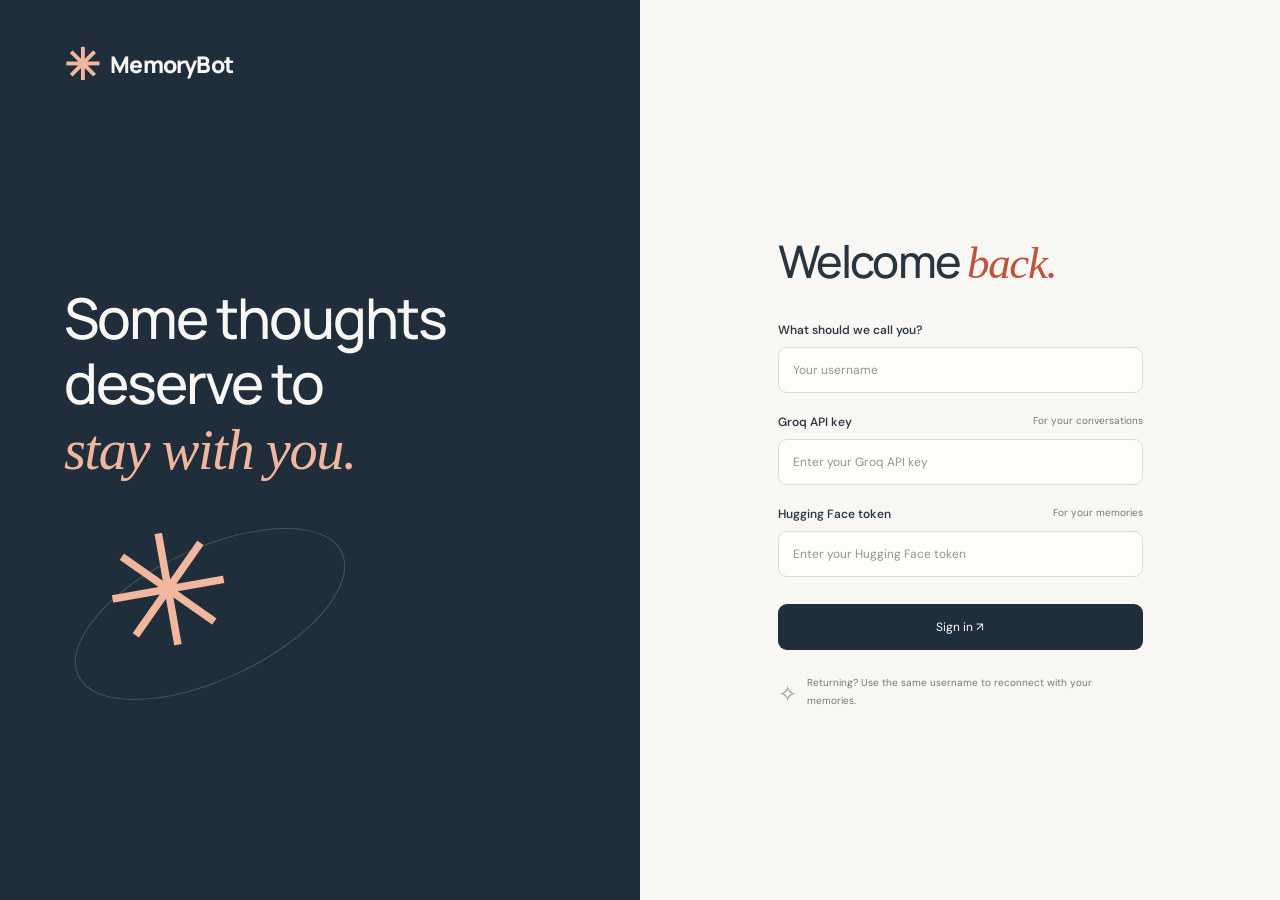
<file: Frontend/index.html>
<!DOCTYPE html>
<html lang="en">
<head><meta charset="UTF-8" /><meta name="viewport" content="width=device-width, initial-scale=1.0" /><meta name="theme-color" content="#202d3b" /><title>MemoryBot — Your story starts here</title><link rel="stylesheet" href="style.css" /><script src="api-config.js"></script></head>
<body class="login-page">
    <main class="login-layout">
        <section class="login-story"><a class="sidebar-logo" href="index.html"><span class="logo-icon" aria-hidden="true">✳</span><span>MemoryBot</span></a><div class="story-content"><h1>Some thoughts<br>deserve to<br><em>stay with you.</em></h1><div class="story-art" aria-hidden="true"><span>✳</span></div></div></section>
        <section class="login-form-section"><div class="login-container"><h2>Welcome <em>back.</em></h2><form onsubmit="event.preventDefault(); login()"><div class="input-group"><label for="username">What should we call you?</label><input type="text" id="username" placeholder="Your username" autocomplete="username" required /></div><div class="input-group"><label for="api_key">Groq API key <span>For your conversations</span></label><input type="password" id="api_key" placeholder="Enter your Groq API key" autocomplete="off" required /></div><div class="input-group"><label for="hf_token">Hugging Face token <span>For your memories</span></label><input type="password" id="hf_token" placeholder="Enter your Hugging Face token" autocomplete="off" required /></div><p id="error-msg" class="error" role="alert"></p><button class="login-btn" id="login-btn" type="submit">Sign in ↗</button></form><p class="login-note"><span aria-hidden="true">✧</span> Returning? Use the same username to reconnect with your memories.</p></div></section>
    </main>
    <script>
        const BASE_URL = window.MEMORYBOT_API_BASE ?? "";

        async function login() {
            if (document.getElementById("login-btn").disabled) return;
            const username = document.getElementById("username").value.trim();
            const api_key  = document.getElementById("api_key").value.trim();
            const hf_token = document.getElementById("hf_token").value.trim();
            const errorMsg = document.getElementById("error-msg");
            const loginBtn = document.getElementById("login-btn");

            // ── Validate ───────────────────────────────
            if (!username) {
                showError("Please enter a username");
                return;
            }
            if (!api_key) {
                showError("Please enter your Groq API key");
                return;
            }
            if (!hf_token) {
                showError("Please enter your HF Token");
                return;
            }

            loginBtn.disabled    = true;
            loginBtn.textContent = "Logging in...";
            errorMsg.style.display = "none";

            try {
                const response = await fetch(`${BASE_URL}/login`, {
                    method : "POST",
                    headers: { "Content-Type": "application/json" },
                    body   : JSON.stringify({
                        username: username,
                        groq_api_key: api_key,
                        hf_token: hf_token
                    })
                });

                const data = await response.json();

                if (response.ok) {
                    // ✅ Save to sessionStorage
                    sessionStorage.setItem("username", username);
                    sessionStorage.setItem("groq_api_key",  api_key);
                    sessionStorage.setItem("hf_token", hf_token);


                    // ✅ Redirect to chat page
                    window.location.href = `chat.html?username=${encodeURIComponent(username)}`;
                } else {
                    showError(data.detail || data.message || "Login failed");
                }

            } catch (error) {
                showError("Cannot connect to server. Is the backend running?");
            } finally {
                loginBtn.disabled    = false;
                loginBtn.textContent = "Sign in ↗";
            }
        }

        function showError(message) {
            const errorMsg         = document.getElementById("error-msg");
            errorMsg.textContent   = message;
            errorMsg.style.display = "block";
        }


    </script>

</body>
</html>
</file>
<file: Frontend/style.css>
@import url('https://fonts.googleapis.com/css2?family=DM+Sans:wght@400;450;500;550;600;650;700&family=Manrope:wght@400;500;600;650;700;800&display=swap');

:root { --paper:#f8f7f3; --ink:#283440; --muted:#747872; --line:#e6e5de; --navy:#202d3b; --coral:#bc553b; --peach:#f1b69e; --sage:#dce4d3; }
* { box-sizing:border-box; }
body { margin:0; font-family:'DM Sans',sans-serif; color:var(--ink); background:var(--paper); -webkit-font-smoothing:antialiased; }
button,input,textarea { font:inherit; }
button,a,input,textarea { -webkit-tap-highlight-color:transparent; }
button { cursor:pointer; }
button { transition:background .18s, transform .18s, box-shadow .18s; }
button:disabled { opacity:.5; cursor:wait; }
a { color:inherit; }
button:focus-visible,a:focus-visible,input:focus-visible,textarea:focus-visible { outline:3px solid #cc795b; outline-offset:4px; }
.hidden { display:none !important; }
.layout { display:flex; height:100vh; height:100dvh; overflow:hidden; }
.sidebar { width:280px; flex-shrink:0; background:var(--navy); color:#f6f5f0; padding:32px 23px 0; display:flex; flex-direction:column; }
.sidebar-logo { display:flex; align-items:center; gap:11px; text-decoration:none; font-family:Manrope,sans-serif; font-weight:800; font-size:23px; letter-spacing:-.8px; }
.logo-icon { color:var(--peach); font-size:43px; line-height:1; }
.sidebar-logo small { display:block; margin-top:5px; color:#b1b9bf; font-family:'DM Sans',sans-serif; font-size:8px; letter-spacing:1.4px; font-weight:500; }
.sidebar-intro { padding:42px 6px 23px; }
.tiny-label { font-size:9px; letter-spacing:1.8px; color:#b9c4cc; font-weight:600; }
.sidebar-intro p { font-size:21px; font-weight:400; line-height:1.5; letter-spacing:-.5px; margin:11px 0 0; }
.sidebar-section { margin-top:32px; flex:1; min-height:0; display:flex; flex-direction:column; border-top:1px solid #ffffff19; padding-top:24px; }
.section-heading { display:flex; align-items:center; justify-content:space-between; margin-bottom:17px; }
.section-title { font-size:12px; font-weight:500; margin:0; color:#dce0e3; }
.count { font-size:10px; padding:3px 7px; background:#ffffff12; border:1px solid #ffffff10; border-radius:5px; color:#c2ccd3; }
.memory-search { display:flex; align-items:center; gap:8px; border:1px solid #ffffff16; border-radius:8px; padding:8px 10px; background:#ffffff04; }
.memory-search > span { color:#b4c0c8; font-size:23px; line-height:1; }
.memory-search input { width:100%; min-width:0; background:none; color:#fff; outline:none; border:0; font-size:11px; }
.memory-search input::placeholder { color:#acb7bf; }
.memory-search:focus-within { border-color:var(--peach); }
.memory-list { list-style:none; padding:0 3px 30px 0; margin:16px 0 0; overflow-y:auto; scrollbar-width:thin; scrollbar-color:#596571 transparent; }
.memory-item { position:relative; display:flex; align-items:flex-start; gap:8px; padding:13px 9px; font-size:12px; color:#c6ced4; line-height:1.6; border-bottom:1px solid #ffffff0c; border-radius:6px; }
.memory-item:has(.memory-text-content)::before { content:'◇'; color:var(--peach); padding-top:1px; }
.memory-item:hover { background:#ffffff06; }
.memory-text-content { flex:1; min-width:0; overflow-wrap:anywhere; }
.dots-btn { color:#b6c1ca; border:0; background:none; padding:0 2px; font-size:10px; min-height:26px; }
.dots-dropdown { position:absolute; right:8px; top:39px; padding:5px; background:#fff; border:1px solid var(--line); border-radius:8px; box-shadow:0 6px 18px #0002; z-index:5; }
.dropdown-delete { border:0; background:#fff; color:#a44132; padding:8px; font-size:12px; border-radius:4px; }
.dropdown-delete:hover { background:#fff0eb; }
.retry-btn { background:transparent; color:var(--peach); border:0; text-decoration:underline; }
.muted { color:#b9c4cc; font-size:12px; }
.sidebar-note { display:flex; gap:10px; margin:18px 0 22px; padding:13px 9px; border-radius:8px; background:#ffffff05; }
.sidebar-note > span { color:var(--peach); font-size:25px; }
.sidebar-note p { font-size:10px; line-height:1.7; margin:0; color:#d7dde1; }
.sidebar-note small { display:block; color:#a6b3bd; font-size:10px; }
.sidebar-user { display:flex; gap:10px; align-items:center; border-top:1px solid #ffffff15; padding:20px 0; }
.user-avatar { width:34px; height:34px; border-radius:50%; display:grid; place-items:center; background:#e0b79b; color:#283440; font-size:13px; font-weight:700; }
.user-name { font-size:12px; font-weight:600; overflow-wrap:anywhere; }
.sidebar-user small { display:block; font-size:9px; color:#aebac4; margin-top:3px; }
.user-dot { width:6px; height:6px; border-radius:50%; background:#bdcaa7; margin-left:auto; }
.chat-main { min-width:0; flex:1; display:flex; flex-direction:column; position:relative; background:radial-gradient(ellipse at 50% 32%,#fffdf8 0,transparent 65%),var(--paper); }
.topbar { display:flex; align-items:center; justify-content:space-between; flex-shrink:0; padding:22px 38px; border-bottom:1px solid var(--line); }
.topbar-title { display:flex; align-items:center; gap:12px; font-size:12px; font-weight:600; }
.topbar-title small { display:block; font-size:10px; font-weight:400; color:var(--muted); margin-top:4px; }
.topbar-symbol { font-size:24px; color:var(--coral); }
.logout-btn { background:transparent; border:1px solid #dcded7; border-radius:7px; padding:8px 13px; color:#626960; font-size:11px; }
.logout-btn span { margin-left:14px; }
.logout-btn:hover { background:#eeede6; }
.menu-btn { display:none; border:0; background:none; font-size:22px; color:var(--ink); }
.messages-area { flex:1; min-height:0; overflow-y:auto; padding:26px 40px 24px; scrollbar-width:thin; scrollbar-color:#d7d9cf transparent; }
.welcome-msg { max-width:740px; min-height:100%; margin:auto; display:flex; flex-direction:column; align-items:center; justify-content:center; text-align:center; }
.memory-art { position:relative; width:190px; height:135px; flex-shrink:0; margin-bottom:18px; }
.orbit { position:absolute; border:1px solid #dedfd3; width:176px; height:79px; top:22px; left:6px; border-radius:50%; transform:rotate(-25deg); }
.orbit-two { transform:rotate(34deg); width:151px; left:20px; height:94px; top:16px; }
.memory-core { position:absolute; left:58px; top:23px; width:76px; height:76px; display:grid; place-items:center; border-radius:23px; background:#efb69b; color:#994f39; font-size:66px; box-shadow:inset 0 0 0 1px #d0906c33, 0 9px 22px #c994731c; transform:rotate(-9deg); animation:float 6s ease-in-out infinite; }
.orbit-dot { position:absolute; width:9px; height:9px; border-radius:50%; background:#91a88b; left:13px; top:72px; }
.dot-two { background:#c0b4ce; width:7px; height:7px; left:156px; top:37px; }
.art-spark { position:absolute; right:3px; top:0; color:#bb795c; font-size:27px; }
.art-tag { position:absolute; bottom:0; right:1px; background:#fffdf7; border:1px solid #e5e0d4; box-shadow:0 3px 5px #30271004; border-radius:5px; padding:5px 10px; transform:rotate(-6deg); font-family:Georgia,serif; font-style:italic; color:#787367; font-size:11px; }
.eyebrow { font-size:9px; font-weight:650; letter-spacing:1.8px; color:#897d70; margin:0 0 15px; }
h1 { font-family:Manrope,sans-serif; font-size:clamp(30px,3.3vw,45px); line-height:1.22; font-weight:500; letter-spacing:-1.9px; margin:0; }
h1 em,h2 em { font-family:Georgia,serif; font-weight:400; color:var(--coral); letter-spacing:-1.4px; }
.welcome-description { font-size:12px; line-height:1.9; color:#72786f; margin:18px 0 25px; }
.welcome-input { margin-top:28px; width:100%; padding:18px 18px 12px; background:#fff; border:1px solid #dddcd3; border-radius:15px; box-shadow:0 5px 20px #3d463508; text-align:left; }
.welcome-input:focus-within,.input-box:focus-within { border-color:#bd8069; box-shadow:0 0 0 3px #bd806918; }
textarea { width:100%; min-width:0; color:var(--ink); border:0; outline:none; resize:none; font-size:13px; line-height:1.6; background:transparent; max-height:150px; }
textarea::placeholder { color:#7e827a; }
.composer-footer { display:flex; justify-content:flex-end; align-items:center; gap:12px; }
.composer-footer > span { font-size:9px; color:#83877e; }
.composer-footer > span > span { font-size:17px; color:#a6ad98; margin-right:5px; }
.send-btn { flex-shrink:0; width:35px; height:35px; border:0; border-radius:10px; color:white; background:var(--navy); font-size:23px; display:grid; place-items:center; }
.send-btn:hover { background:var(--coral); transform:translateY(-1px); }
.prompt-grid { display:grid; grid-template-columns:repeat(3,1fr); gap:12px; width:100%; margin-top:18px; }
.prompt-card { position:relative; text-align:left; border:1px solid #e2e3da; border-radius:11px; background:#ffffff55; padding:15px 13px; color:var(--ink); }
.prompt-card:hover { transform:translateY(-3px); background:#fff; box-shadow:0 8px 16px #28344007; border-color:#c5cbbd; }
.prompt-icon { display:grid; place-items:center; width:27px; height:27px; border-radius:8px; margin-bottom:13px; font-size:20px; }
.peach { background:#f5e2d7; color:#ac6045; }.sage { background:#e3e9da; color:#63745b; }.lilac { background:#eae4ee; color:#84728d; }
.prompt-card strong { display:block; font-size:11px; font-weight:600; margin-bottom:5px; }
.prompt-card > span:not(.prompt-icon) { display:block; font-size:9px; line-height:1.5; color:#747a70; }
.prompt-card b { position:absolute; right:13px; top:19px; font-weight:400; color:#9ca390; font-size:13px; }
.welcome-footnote { color:#888d81; font-size:9px; margin:24px 0 0; }
.messages-area.has-messages { padding-top:35px; }
.chat-block { width:100%; max-width:800px; margin:0 auto 30px; display:flex; flex-direction:column; gap:22px; }
.question-box { align-self:flex-end; max-width:80%; padding:14px 19px; border:1px solid #e2ddd1; border-radius:18px 18px 4px 18px; background:#efede5; font-size:14px; line-height:1.7; white-space:pre-wrap; overflow-wrap:anywhere; }
.answer-wrapper { width:100%; display:flex; flex-direction:column; align-items:flex-start; gap:9px; }
.answer-wrapper::before { content:'✳  MEMORYBOT'; font-size:10px; letter-spacing:1.5px; color:var(--coral); font-weight:600; }
.answer-box { width:100%; min-width:0; max-width:100%; font-size:14px; line-height:1.85; overflow-wrap:anywhere; overflow-x:auto; }
.answer-box p { margin:0 0 12px; }.answer-box h1,.answer-box h2,.answer-box h3 { font-family:Manrope,sans-serif; font-size:20px; line-height:1.5; letter-spacing:-.5px; margin:16px 0 8px; }
.answer-box ul,.answer-box ol { padding-left:22px; }.answer-box li { margin-bottom:4px; }.answer-box a { color:var(--coral); }
.answer-box pre { background:#eaece5; border:1px solid #dbdfd3; border-radius:9px; padding:15px; overflow-x:auto; }
.answer-box code { background:#eaece5; border-radius:4px; padding:2px 5px; font-size:12px; }.answer-box pre code { padding:0; }
/* Keep table words readable; oversized tables scroll inside the answer. */
.answer-box table { border-collapse:collapse; margin:14px 0; width:100%; table-layout:auto; overflow-wrap:normal; word-break:normal; }
.answer-box th,.answer-box td { min-width:9rem; border:1px solid #dcded4; padding:10px 14px; text-align:left; vertical-align:top; overflow-wrap:break-word; word-break:normal; }
.answer-box th { background:#edeed9; }
.copy-btn { position:relative; width:30px; height:30px; display:grid; place-items:center; border:1px solid transparent; border-radius:7px; color:#7d8777; background:transparent; }
.copy-btn:hover { background:#eaece5; }.copy-btn.copied { color:#48743d; }.copy-tooltip { display:none; position:absolute; bottom:34px; padding:4px 8px; color:#fff; background:var(--navy); border-radius:5px; font-size:10px; }.copy-tooltip.visible { display:block; }
.typing-indicator { display:flex; gap:5px; align-items:center; padding:8px 40px; }.typing-indicator span { width:5px; height:5px; border-radius:50%; background:#bc8069; animation:bounce 1s infinite; }.typing-indicator span:nth-child(2) { animation-delay:.15s; }.typing-indicator span:nth-child(3) { animation-delay:.3s; }.typing-indicator p { font-size:11px; color:var(--muted); margin:0 0 0 5px; }
.input-area { flex-shrink:0; padding:12px 40px 15px; }.input-box { display:flex; align-items:flex-end; gap:14px; max-width:800px; margin:auto; border:1px solid #dbddd2; border-radius:13px; background:#fff; padding:13px 15px; }.input-box textarea { padding:5px 0; }.input-hint { text-align:center; font-size:9px; color:#7d8377; margin:10px 0 0; }.input-hint span { padding:0 8px; }
.popup-overlay { position:fixed; inset:0; background:#18232a70; backdrop-filter:blur(4px); display:grid; place-items:center; padding:24px; z-index:50; }.popup-box { background:var(--paper); border-radius:20px; width:100%; max-width:390px; padding:30px; box-shadow:0 20px 80px #0003; }.dialog-icon { font-size:32px; color:var(--coral); }.popup-box h2 { font-size:22px; letter-spacing:-.7px; font-weight:500; }.popup-box p { font-size:13px; color:var(--muted); line-height:1.7; }.popup-actions { display:flex; justify-content:flex-end; gap:10px; margin-top:25px; }.popup-actions button { border-radius:8px; border:1px solid var(--line); padding:10px 14px; font-size:12px; }.popup-cancel-btn { background:#fff; color:var(--ink); }.popup-delete-btn { background:var(--coral); color:#fff; }
.app-status { position:fixed; bottom:24px; left:50%; transform:translateX(-50%); max-width:calc(100% - 40px); width:max-content; padding:14px 20px; background:var(--navy); color:#fff; box-shadow:0 4px 20px #0002; border-radius:10px; font-size:13px; z-index:60; }.message-error { color:#a44c38; font-size:13px; line-height:1.6; }
.login-layout { min-height:100vh; min-height:100dvh; display:grid; grid-template-columns:1fr 1fr; }
.login-story { background:var(--navy); color:var(--paper); padding:42px 10%; display:flex; flex-direction:column; position:relative; overflow:hidden; }
.story-content { max-width:460px; margin:auto 0; padding:60px 0 30px; }.story-content h1 { font-size:clamp(40px,4.4vw,65px); margin:25px 0; line-height:1.16; letter-spacing:-2px; }.story-content h1 em { color:var(--peach); }.story-content > p { color:#b9c4cb; font-size:14px; line-height:1.9; max-width:340px; }
.story-art { position:relative; height:200px; margin-top:30px; }.story-art::before { content:''; position:absolute; width:290px; height:130px; border:1px solid #b7c1b642; border-radius:50%; top:35px; transform:rotate(-25deg); }.story-art > span { font-size:155px; line-height:1; color:var(--peach); display:block; width:160px; margin-left:40px; transform:rotate(-10deg); }.story-sticker { position:absolute; left:160px; top:90px; background:#dce4d3; color:#33443a; font-family:Georgia,serif; font-style:italic; font-size:23px; padding:18px 28px; transform:rotate(-9deg); border-radius:4px; box-shadow:0 7px 20px #0002; }.story-sticker b { padding-left:18px; font-style:normal; font-weight:400; }.story-footer { color:#aab8c2; font-size:9px; letter-spacing:1.8px; }
.login-form-section { display:flex; flex-direction:column; align-items:center; justify-content:center; padding:70px 40px 30px; }.login-container { width:100%; max-width:365px; margin:auto; }.login-container h2 { font-family:Manrope,sans-serif; font-size:45px; font-weight:500; line-height:1.2; letter-spacing:-1.8px; margin:20px 0 32px; }.login-description { color:var(--muted); font-size:13px; margin-bottom:35px; }.input-group { margin-bottom:21px; }.input-group label { display:flex; justify-content:space-between; flex-wrap:wrap; gap:6px; font-size:12px; font-weight:550; margin-bottom:9px; }.input-group label span { font-size:10px; color:var(--muted); font-weight:400; }.input-group input { width:100%; background:#fffdf9; border:1px solid #dcded3; border-radius:9px; padding:14px; font-size:12px; color:var(--ink); }.input-group input::placeholder { color:#92958a; }.login-btn { width:100%; border:0; border-radius:9px; background:var(--navy); color:#fff; padding:15px; font-size:12px; margin-top:6px; }.login-btn:hover { background:var(--coral); }.error { display:none; color:#a43c2b; font-size:12px; line-height:1.5; }.login-note { display:flex; gap:10px; font-size:10px; color:var(--muted); line-height:1.8; margin-top:24px; }.login-note span { font-size:23px; color:#9ba18a; }.login-footer { font-size:10px; color:#8e9385; margin-top:45px; }
@keyframes float { 0%,100% { transform:translateY(0) rotate(-9deg); } 50% { transform:translateY(-5px) rotate(-5deg); } }
@keyframes bounce { 0%,100% { transform:translateY(0); } 50% { transform:translateY(-4px); } }
@media (min-width:1450px) { .welcome-msg { max-width:780px; }.memory-art { margin-bottom:26px; }.welcome-description { margin-bottom:32px; }.prompt-card { padding:19px 16px; }.sidebar { width:300px; } }
@media (max-width:1100px) { .sidebar { width:245px; padding-inline:18px; }.messages-area { padding:25px; }.topbar { padding:20px 25px; }.prompt-grid { gap:8px; }.prompt-card { padding:13px 10px; }.prompt-card strong { font-size:10px; }.composer-footer > span { font-size:8px; } }
@media (max-width:760px) { .sidebar { position:fixed; left:0; top:0; bottom:0; width:280px; z-index:30; transform:translateX(-100%); transition:transform .22s; }.sidebar.is-open { transform:translateX(0); }.sidebar-backdrop { position:fixed; inset:0; background:#15243166; border:0; z-index:25; }.menu-btn { display:block; }.topbar { padding:17px 20px; }.topbar-symbol { display:none; }.messages-area { padding:25px 20px; }.welcome-msg { max-width:550px; }h1 { font-size:35px; }.input-area { padding:10px 18px 16px; }.typing-indicator { padding-inline:20px; }.login-story { padding:25px 30px; }.login-layout { grid-template-columns:1fr; }.story-content,.story-footer { display:none; }.login-form-section { padding:40px 25px 20px; }.login-container { max-width:410px; }.login-container h2 { font-size:39px; }.login-description { margin-bottom:27px; } }
@media (max-width:420px) { h1 { font-size:29px; letter-spacing:-1.2px; }.memory-art { transform:scale(.85); margin-bottom:0; height:128px; }.welcome-description { font-size:11px; }.prompt-grid { grid-template-columns:1fr; gap:8px; margin-top:14px; }.prompt-card { padding:12px 35px 12px 53px; }.prompt-icon { position:absolute; left:13px; top:13px; margin:0; }.prompt-card strong { font-size:11px; }.prompt-card b { top:18px; }.welcome-footnote { margin-top:20px; }.composer-footer > span { max-width:200px; }.question-box { max-width:90%; } }
@media (prefers-reduced-motion:reduce) { *,*::before,*::after { animation:none !important; transition:none !important; scroll-behavior:auto !important; } }

/* Saved conversation details */
.memory-open { background:none; border:0; color:inherit; font:inherit; text-align:left; padding:3px 0; white-space:nowrap; overflow:hidden; text-overflow:ellipsis; }
.memory-open:hover { color:var(--peach); }
.memory-detail { width:min(960px, calc(100vw - 32px)); max-height:85vh; max-height:85dvh; padding:28px; border:1px solid var(--line); border-radius:18px; background:var(--paper); color:var(--ink); box-shadow:0 24px 80px #0003; overflow-y:auto; }
.memory-detail::backdrop { background:#18232a85; backdrop-filter:blur(4px); }
.memory-detail-header { display:flex; align-items:flex-start; justify-content:space-between; gap:18px; border-bottom:1px solid var(--line); padding-bottom:18px; }
.memory-detail-header h2 { margin:0; font-size:23px; overflow-wrap:anywhere; }
.memory-detail-header p { font-size:11px; color:var(--muted); margin:8px 0 0; }
.memory-detail-header button { flex-shrink:0; }
.memory-detail section { margin-top:24px; }
.memory-detail h3 { font-size:14px; color:var(--coral); }
.memory-summary { white-space:normal; font-size:14px; line-height:1.8; }
.memory-exchange { display:flex; flex-direction:column; gap:16px; min-width:0; border-top:1px solid var(--line); padding:24px 0; margin-top:12px; }
.memory-exchange h4 { color:var(--muted); font-size:11px; margin:0 0 16px; }
.memory-role { display:block; font-size:11px; margin-bottom:6px; }
.memory-exchange .answer-wrapper { min-width:0; }
.memory-question { max-width:85%; }
.memory-exchange p:last-child { margin-bottom:0; }
.memory-history-note { color:var(--muted); font-size:13px; line-height:1.7; }
@media (max-width:420px) { .memory-detail { padding:18px; }.memory-detail-header h2 { font-size:19px; } }
</file>
